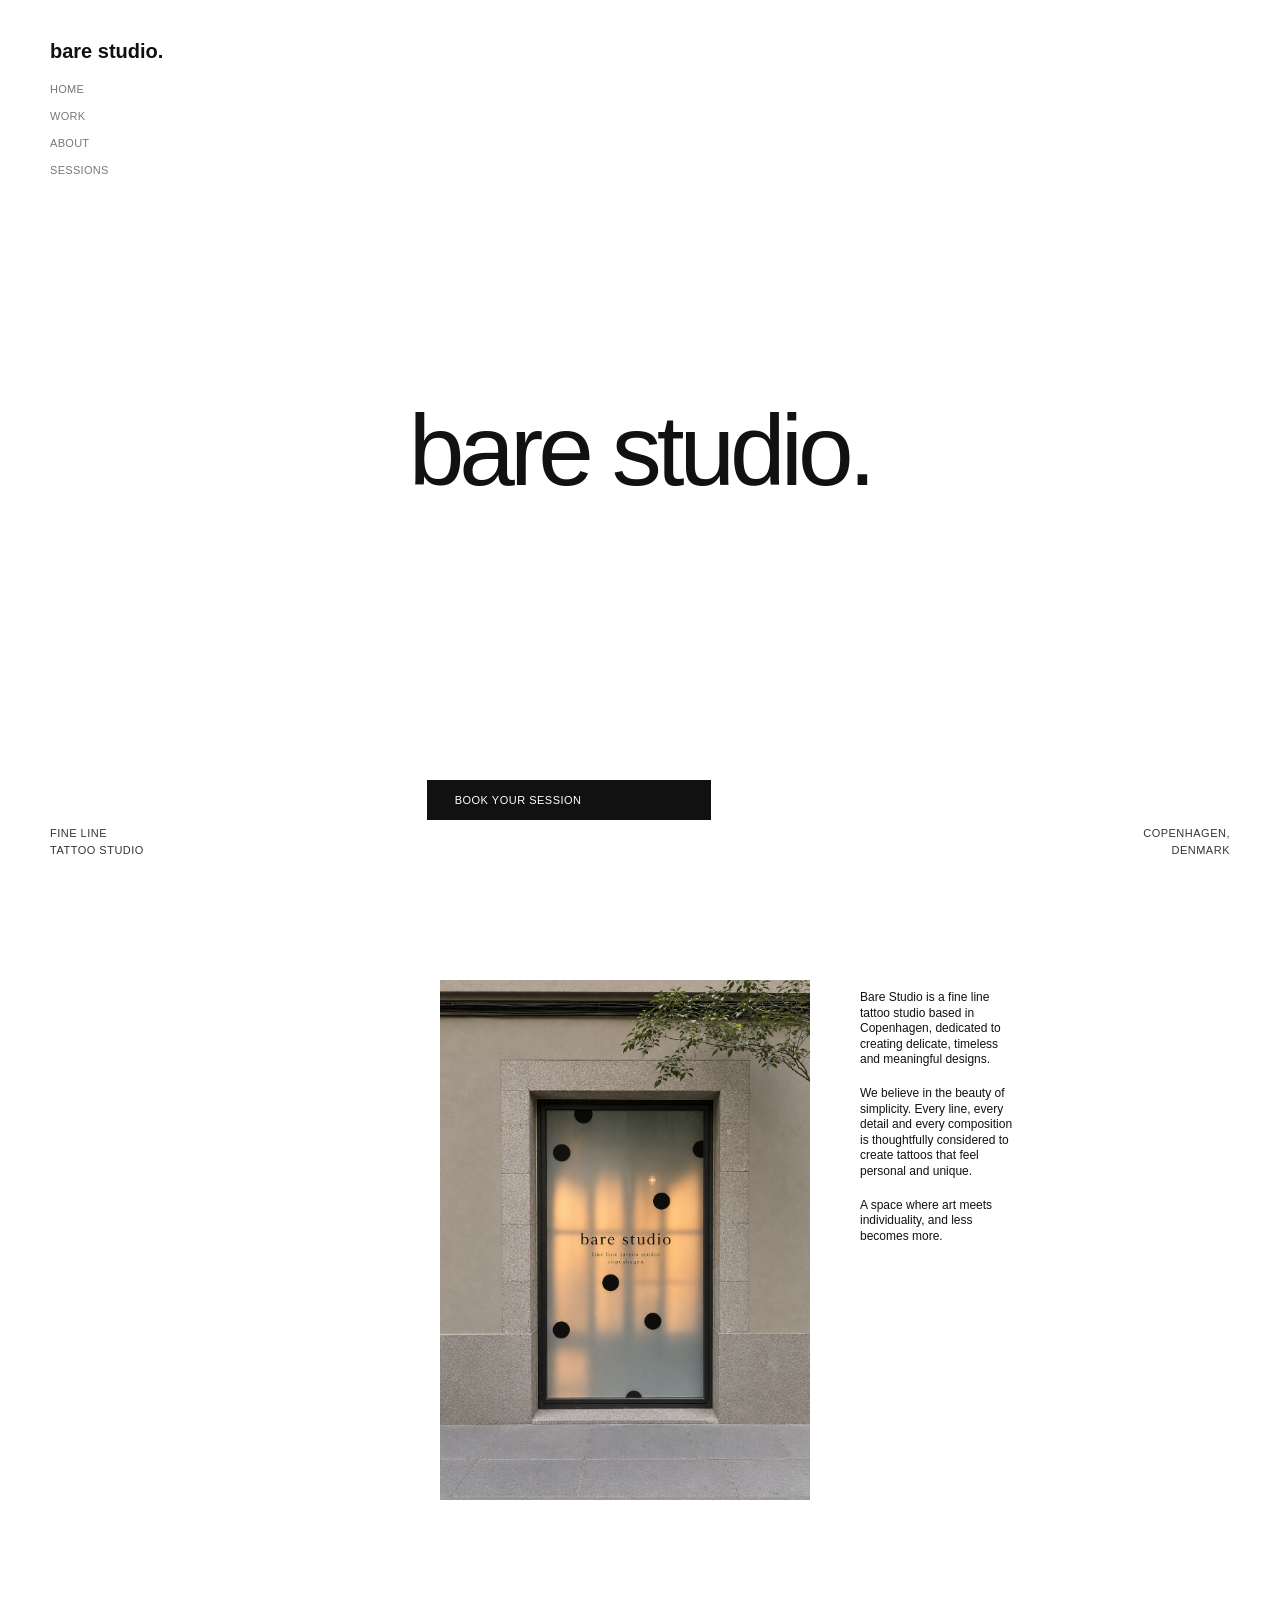
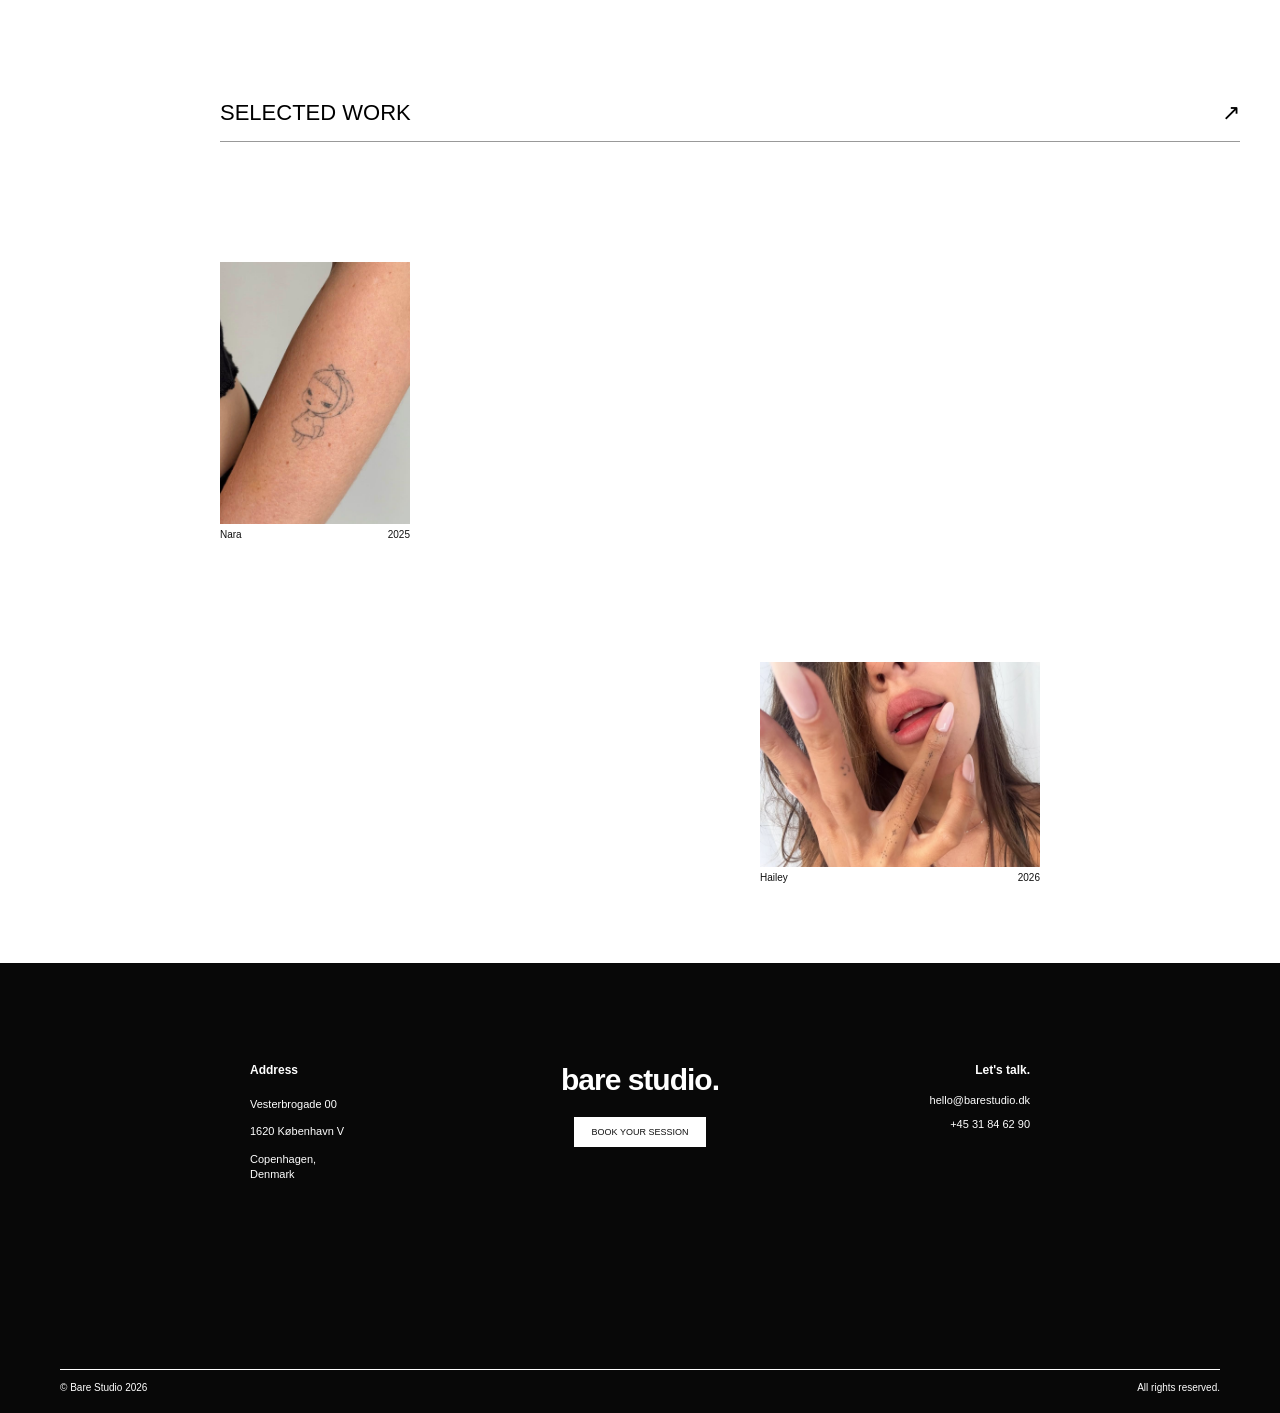
<file: index.html>
<!DOCTYPE html>
<html lang="en">


<head>

    <meta charset="UTF-8">
    <meta name="viwport" content="widht=device-width, initial-scale=1.0">

    <title>bare studio.</title>

    <meta name="description" content="bare studio. Fine Line Tattoo studio in Copenhage.">

    <link rel="stylesheet" href="css/style.css">
</head>

<body>

    <!-- HEADER / MENÚ -->
    <header class="header">

        <div class="logo">
            <a href="./index.html">bare studio.</a>
        </div>

        <nav class="navigation">
            <ul>
                <li><a href="index.html">HOME</a></li>
                <li><a href="work.html">WORK</a></li>
                <li><a href="about.html">ABOUT</a></li>
                <li><a href="sessions.html">SESSIONS</a></li>
            </ul>
        </nav>

    </header>

    <main>
        <section class="hero" id="home">
            <div class="hero-title">
                <h1>bare studio.</h1>
            </div>

            <div class="hero-bottom">

                <div class="hero-info">
                    <p>FINE LINE</p>
                    <p>TATTOO STUDIO</p>
                </div>

                <div class="hero-bottom">
                    <a href="#session">BOOK YOUR SESSION</a>
                </div>

                <div class="hero-location">
                    <p>COPENHAGEN,</p>
                    <p>DENMARK</p>
                </div>

            </div>

        </section>
            
    </main>

    <!-- STUDIO INTRO -->

    <section class="studio-intro">

        <div class="studio-image">
            <img src="gallery/home/studio.png"
                alt="">
        </div>

        <div class="studio-description">

            <p>
                Bare Studio is a fine line tattoo studio
                based in Copenhagen, dedicated to creating
                delicate, timeless and meaningful designs.
            </p>

            <p>
                We believe in the beauty of simplicity.
                Every line, every detail and every
                composition is thoughtfully considered
                to create tattoos that feel personal
                and unique.
            </p>

            <p>
                A space where art meets individuality,
                and less becomes more.
            </p>

        </div>

    </section>

    <!-- SELECTED WORK -->

    <section class="selected-work">

        <a href="work.html">
            SELECTED WORK
            <span>↗</span>
        </a>

            
    </section>

    <section class="home-work">


        <div>
            <img src="gallery/home/sw 1.jpg" alt="">

            <div class="home-project-info">
                <h3>Nara</h3>
                <h3>2025</h3>
            </div>
        </div>

        <div>
            <img src="gallery/home/sw 2.jpg" alt="">

            <div class="home-project-info">
                <h3>Hailey</h3>
                <h3>2026</h3>
            </div>
        </div>



    </section>


    <!-- FOOTER -->

    <footer class="footer">

        <div class="footer-content">

            <div class="footer-address">

                <h4>Address</h4>

                <p>Vesterbrogade 00</p>
                <p>1620 København V</p>
                <p>Copenhagen,<br>Denmark</p>

            </div>

            <div class="footer-center">

                <h2>bare studio.</h2>

                <a href="sessions.html" class="footer-button">
                    BOOK YOUR SESSION
                </a>

            </div>

            <div class="footer-contact">

                <h4>Let's talk.</h4>

                <a href="mailto:hello@barestudio.dk">
                    hello@barestudio.dk
                </a>

                <a href="tel:+4531846290">
                    +45 31 84 62 90
                </a>

            </div>

        </div>

    
        <div class="footer-bottom">

            <span>© Bare Studio 2026</span>

            <span>All rights reserved.</span>

        </div>

    </footer>




</body>

</html>
</file>
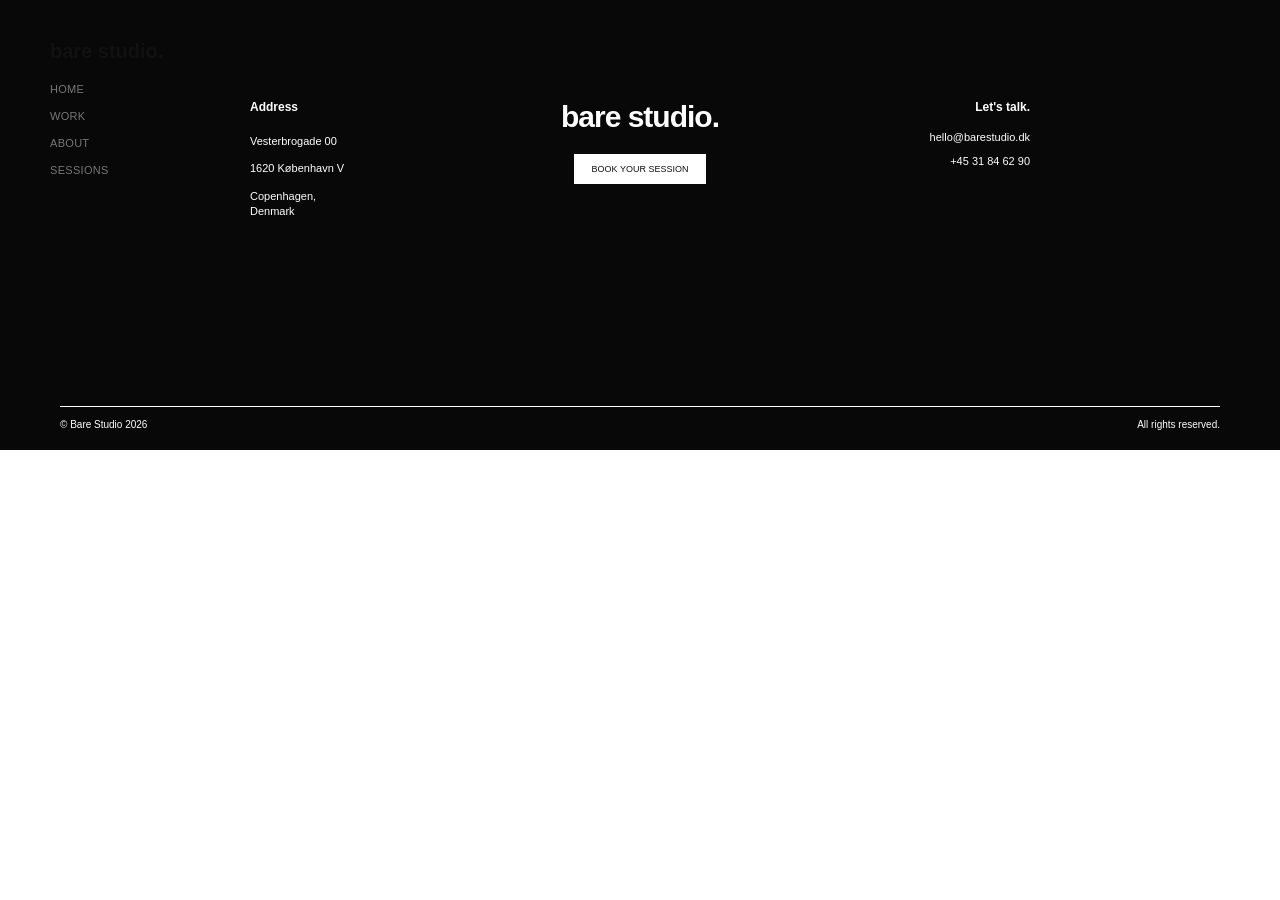
<file: sessions.html>
<!DOCTYPE html>
<html lang="en">


<head>

    <meta charset="UTF-8">
    <meta name="viwport" content="widht=device-width, initial-scale=1.0">

    <title>bare studio.</title>

    <meta name="description" content="bare studio. Fine Line Tattoo studio in Copenhage.">

    <link rel="stylesheet" href="css/style.css">
</head>

<body>

    <!--HEADER / MENÚ-->
    <header class="header">
        <div class="logo">
            <a href="index.html">bare studio.</a>
        </div>
    
        <nav class="navigation">
            <ul>
                <li><a href="index.html">HOME</a></li>
                <li><a href="work.html">WORK</a></li>
                <li><a href="about.html">ABOUT</a></li>
                <li><a href="sessions.html">SESSIONS</a></li>
            </ul>
        </nav>


    </header>


    <!-- FOOTER -->

<footer class="footer">

    <div class="footer-content">

        <div class="footer-address">

            <h4>Address</h4>

            <p>Vesterbrogade 00</p>
            <p>1620 København V</p>
            <p>Copenhagen,<br>Denmark</p>

        </div>

        <div class="footer-center">

            <h2>bare studio.</h2>

            <a href="sessions.html" class="footer-button">
                BOOK YOUR SESSION
            </a>

        </div>

        <div class="footer-contact">

            <h4>Let's talk.</h4>

            <a href="mailto:hello@barestudio.dk">
                hello@barestudio.dk
            </a>

            <a href="tel:+4531846290">
                +45 31 84 62 90
            </a>

        </div>

    </div>

    
    <div class="footer-bottom">

        <span>© Bare Studio 2026</span>

        <span>All rights reserved.</span>

    </div>

</footer>




</body>


</html>
</file>
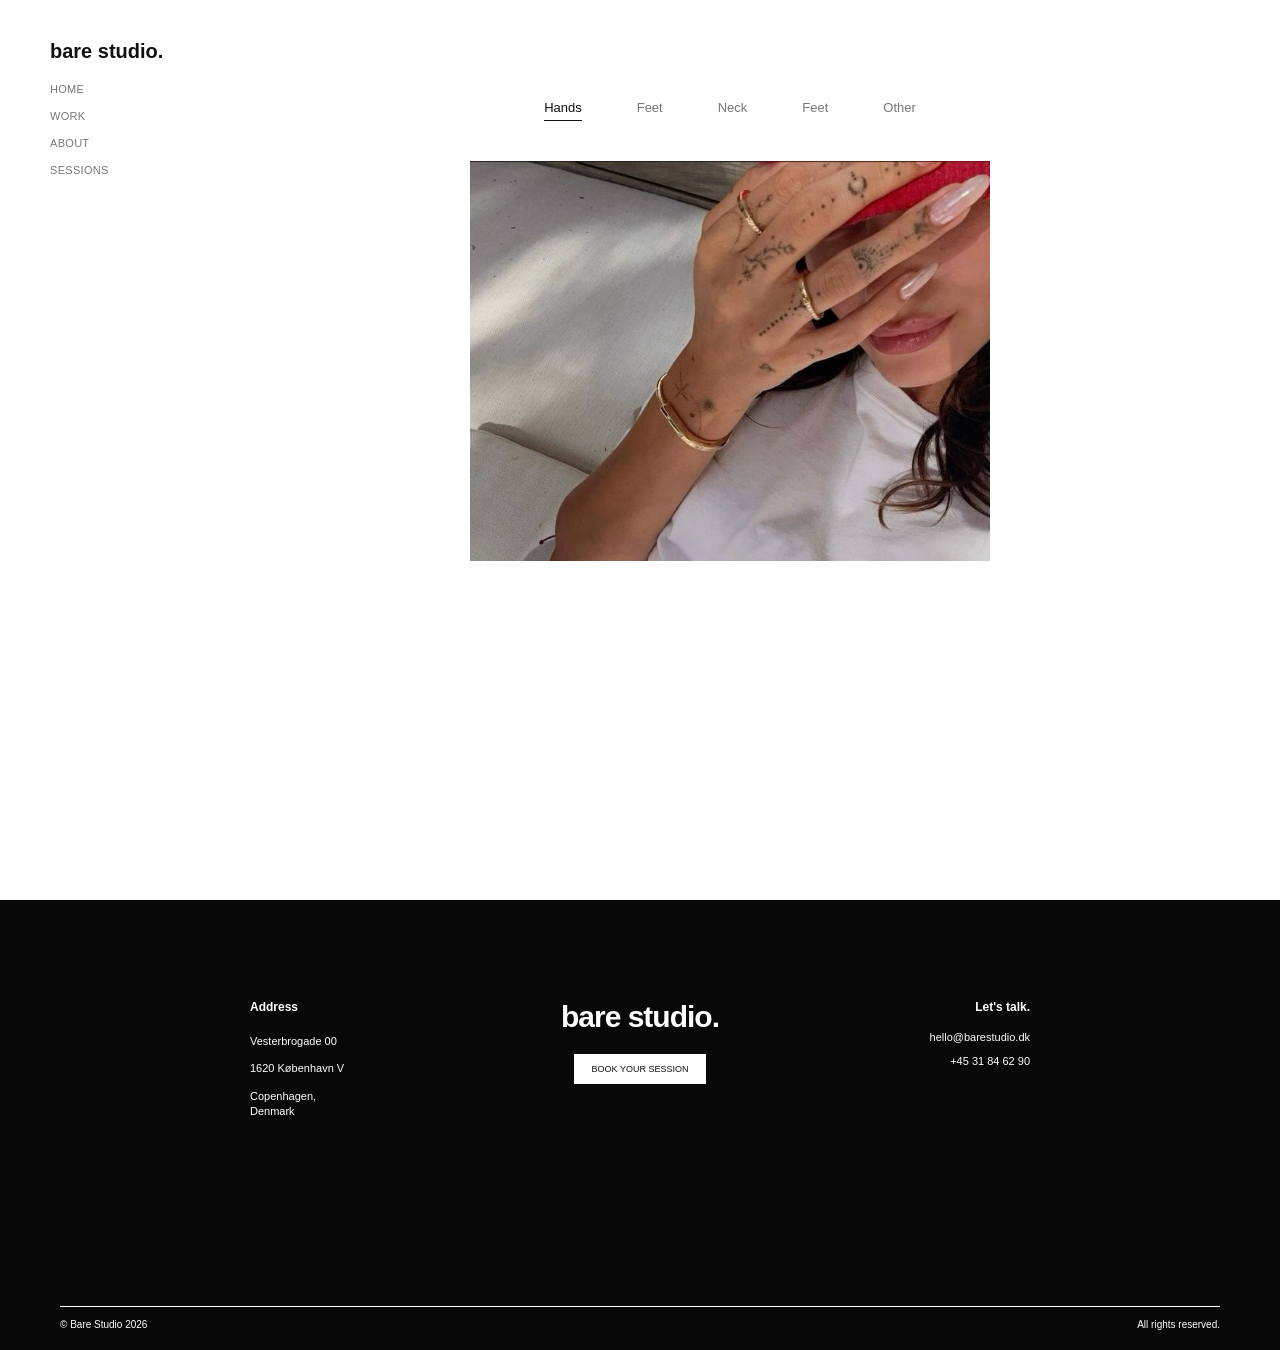
<file: work.html>
<!DOCTYPE html>
<html lang="en">


<head>

    <meta charset="UTF-8">
    <meta name="viwport" content="widht=device-width, initial-scale=1.0">

    <title>bare studio.</title>

    <meta name="description" content="bare studio. Fine Line Tattoo studio in Copenhage.">

    <link rel="stylesheet" href="css/style.css">
</head>

<body>

    <!--HEADER / MENÚ-->
    <header class="header">
        <div class="logo">
            <a href="index.html">bare studio.</a>
        </div>
    
        <nav class="navigation">
            <ul>
                <li><a href="index.html">HOME</a></li>
                <li><a href="work.html">WORK</a></li>
                <li><a href="about.html">ABOUT</a></li>
                <li><a href="sessions.html">SESSIONS</a></li>
            </ul>
        </nav>


    </header>

    <!-- GALLERY SECTION -->

<section class="gallery-section">

    <div class="gallery-categories">
        <a href="#" class="active">Hands</a>
        <a href="#">Feet</a>
        <a href="#">Neck</a>
        <a href="#">Feet</a>
        <a href="#">Other</a>
    </div>

    <div class="gallery-container">

        <div class="gallery-image">
            <img src="gallery/work/hands 1.jpeg" alt="Hand tattoo">
        </div>

    </div>

</section>

<!-- FOOTER -->

<footer class="footer">

    <div class="footer-content">

        <div class="footer-address">

            <h4>Address</h4>

            <p>Vesterbrogade 00</p>
            <p>1620 København V</p>
            <p>Copenhagen,<br>Denmark</p>

        </div>

        <div class="footer-center">

            <h2>bare studio.</h2>

            <a href="sessions.html" class="footer-button">
                BOOK YOUR SESSION
            </a>

        </div>

        <div class="footer-contact">

            <h4>Let's talk.</h4>

            <a href="mailto:hello@barestudio.dk">
                hello@barestudio.dk
            </a>

            <a href="tel:+4531846290">
                +45 31 84 62 90
            </a>

        </div>

    </div>

    
    <div class="footer-bottom">

        <span>© Bare Studio 2026</span>

        <span>All rights reserved.</span>

    </div>

</footer>


</body>


</html>
</file>
<file: css/style.css>
/*GENERAL*/

*{
    margin: 0;
    padding: 0;
    box-sizing: border-box;
}

body {
    background-color: #ffffff;
    color: #111111;
    font-family: Arial, Helvetica, sans-serif;font-family: Arial, Helvetica, sans-serif;
}

/*HEADER*/

.header {
    position: absolute;
    top: 40px;
    left: 50px;
    display: flex;
    flex-direction: column;
    align-items: flex-start;
}

/*LOGO*/

.logo a {
    text-decoration: none;
    color: #111111;
    font-size: 20px;
    font-weight: 600;
    letter-spacing: -0.7;
}

/*MENÚ*/

.navigation {
    margin-top: 16px;
}

.navigation ul {
    list-style: none;
    display: flex;
    flex-direction: column;
    gap: 9px;
}

.navigation a {
    text-decoration: none;
    color: #777777;
    font-size: 11px;
    font-weight: 400;
    letter-spacing: 0.3px;
    transition: color 0.3 ease;
}

.navigation a:hover {
    color: #111111;
}


/*HERO /HOME*/

.hero {
    width: 100%;
    height: 100vh;
    min-height: 650px;
    position: relative;
    display: flex;
    justify-content: center;
    align-items: center;
}

.hero-title h1 {
    font-size: 100px;
    font-weight: 500;
    letter-spacing: -5px;
    color: #111111;
}

.hero-bottom {
    position: absolute;
    bottom: 40px;
    width: 100%;
    left: 0;
    display: grid;
    grid-template-columns: 1fr 1fr 1fr;
    align-items:end;
}

.hero-info {
    grid-column: 1;
    justify-self: start;
    margin-left: 50px;
    text-align: left;
}

.hero-info p {
    font-size: 11px;
    line-height: 1.6;
    letter-spacing: 0.5px;
    color: #333333;
}

.hero-bottom {
    grid-column: 2;
    justify-self: center;

}

.hero-bottom a {
    display: inline-block;
    background-color: #111111;
    color: #ffffff;
    text-decoration: none;
    font-size: 11px;
    letter-spacing: 0.5px;
    padding: 14px 28px;
    white-space: nowrap;
    transition: background-color 0.3 ease;
}

.hero-bottom a:hover {
    background-color: #777777;
}

.hero-location {
    grid-column: 3;
    justify-self: end;
    margin-right: 50px;
    text-align: right;
}

.hero-location p {
    font-size: 11px;
    line-height: 1.6;
    letter-spacing: 0.5px;
    color: #333333;
}

/*INTRO /HOME*/

.studio-intro {
    margin-left: 180px;
    padding: 80px 40px 160px;
    display: flex;
    justify-content: center;
    align-items: flex-start;
    gap: 50px;
}


.studio-image {
    width: 370px;
    flex-shrink: 0;
}

.studio-image img {
    display: block;
    width: 100%;
    height: 520px;
    object-fit: cover;
}


.studio-description {
    width: 160px;
    padding-top: 10px;
}

.studio-description p {
    font-size: 12px;
    font-weight: 400;
    line-height: 1.3;
    color: #111111;
    margin: 0 0 18px;
}


/*SELECTED WORK /HOME*/
.selected-work {
    margin-left: 180px;
    padding: 40px;
}

.selected-work a {
    display: flex;
    justify-content: space-between;
    align-items: center;
    text-decoration: none;
    color: black;
    font-size: 22px;
    font-weight: 400;
    border-bottom: 1px solid #999;
    padding-bottom: 15px;
}

.home-work {
    display: grid;
    grid-template-columns: 1fr 1fr;
    column-gap: 60px;
    row-gap: 200px;
    padding: 80px 40px;
    margin-left: 180px;
}



.home-work > div {
    display: flex;
    flex-direction: column;
    width: fit-content;
}

.home-work > div:nth-child(1) {
    grid-column: 1;
    margin-top: 0;
}

.home-work > div:nth-child(2) {
    grid-column: 2;
    margin-top: 400px;
}

.home-work img {
    display: block;
    width: 190px;
    height: auto;
    object-fit: cover;
}

.home-work > div:nth-child(2) img {
    width: 280px;
}

.home-project-info {
    display: flex;
    justify-content: space-between;
    width: 100%;
    margin-top: 5px;
}

.home-project-info h3 {
    font-size: 10px;
    font-weight: 400;
    margin: 0;
}


/*GALLERY /WORK*/

.gallery-section {
    margin-left: 180px;
    min-height: 100vh;
    padding: 100px 40px;

    display: flex;
    flex-direction: column;
    align-items: center;
}


.gallery-categories {
    display: flex;
    justify-content: center;
    gap: 55px;
    margin-bottom: 40px;
}

.gallery-categories a {
    text-decoration: none;
    color: #777777;
    font-size: 13px;
    font-weight: 400;
    padding-bottom: 5px;
}

.gallery-categories a:hover,
.gallery-categories a.active {
    color: #111111;
    border-bottom: 1px solid #111111;
}



.gallery-container {
    width: 520px;
    max-width: 100%;
}

.gallery-image {
    width: 100%;
    height: 400px;
}

.gallery-image img {
    width: 100%;
    height: 100%;
    object-fit: cover;
    display: block;
}



.gallery-controls {
    display: flex;
    justify-content: space-between;
    align-items: center;
    margin-top: 12px;
}

.gallery-arrow {
    width: 40px;
    height: 20px;
    border: 1px solid #999999;
    background: transparent;
    color: #555555;
    font-size: 14px;
    cursor: pointer;
}

.gallery-arrow:hover {
    background-color: #111111;
    color: white;
}

.gallery-counter {
    font-size: 10px;
    color: #777777;
}





/*WHO ARE WE? /ABOUT*/


.about-title {
    font-size: 20px;
    font-weight: 400;
    color: #111111;
    text-align: right;
    margin: 0 0 30px 0;
}

.about-section {
    margin-left: 180px;
    min-height: 100vh;
    padding: 80px 40px;
    display: flex;
    flex-direction: column;
    justify-content: flex-start;
    align-items: flex-end;
}


.artists-container {
    display: flex;
    gap: 22px;
    margin-right: 0;
}


.artist-card {
    width: 225px;
    min-height: 510px;
    border: 1px solid #999999;
    padding: 15px 20px;
    display: flex;
    flex-direction: column;
    align-items: center;
}


.artist-star {
    align-self: flex-start;
    font-size: 15px;
    color: #111111;
}


.artist-image {
    width: 160px;
    height: 225px;
    margin-top: 75px;
}

.artist-image img {
    width: 100%;
    height: 100%;
    object-fit: cover;
}


.artist-name {
    width: 100%;
    text-align: right;
    font-size: 9px;
    font-weight: 400;
    margin-top: 8px;
}



.artist-info {
    width: 100%;
    margin-top: 20px;
}

.artist-info p {
    font-size: 9px;
    color: #555555;
    margin-bottom: 15px;
}


.artist-quote {
    font-size: 9px;
    font-family: serif;
    font-style: italic;
    color: #777777;
    text-align: right;
    line-height: 1.6;
    margin-top: auto;
    margin-bottom: 20px;
}




/* FOOTER */

.footer {
    background-color: #080808;
    color: #ffffff;
    width: 100%;
    margin-left: 0;
    padding: 100px 60px 20px;
    min-height: 450px;
    display: flex;
    flex-direction: column;
    justify-content: space-between;
}


.footer-content {
    display: flex;
    justify-content: center;
    align-items: flex-start;
    gap: 100px;
    width: 100%;
}


.footer-address {
    width: 180px;
    text-align: left;
}

.footer-address h4 {
    font-size: 12px;
    font-weight: 600;
    margin-bottom: 20px;
}

.footer-address p {
    font-size: 11px;
    line-height: 1.4;
    margin-bottom: 12px;
}


.footer-center {
    width: 220px;
    display: flex;
    flex-direction: column;
    align-items: center;
    text-align: center;
}

.footer-center h2 {
    font-size: 30px;
    font-weight: 600;
    letter-spacing: -1px;
    margin: 0 0 20px;
}


.footer-button {
    display: inline-block;
    background-color: #ffffff;
    color: #111111;
    text-decoration: none;
    font-size: 9px;
    padding: 10px 18px;
    transition: 0.3s ease;
}

.footer-button:hover {
    background-color: #cccccc;
}


.footer-contact {
    width: 180px;
    display: flex;
    flex-direction: column;
    align-items: flex-end;
    text-align: right;
    gap: 12px;
}

.footer-contact h4 {
    font-size: 12px;
    font-weight: 600;
    margin: 0 0 5px;
}

.footer-contact a {
    color: #ffffff;
    text-decoration: none;
    font-size: 11px;
}

.footer-contact a:hover {
    text-decoration: underline;
}



.footer-bottom {
    display: flex;
    justify-content: space-between;
    align-items: center;
    width: 100%;
    border-top: 1px solid #ffffff;
    padding-top: 12px;
    margin-top: 100px;
}

.footer-bottom span {
    font-size: 10px;
    color: #ffffff;
}
</file>
